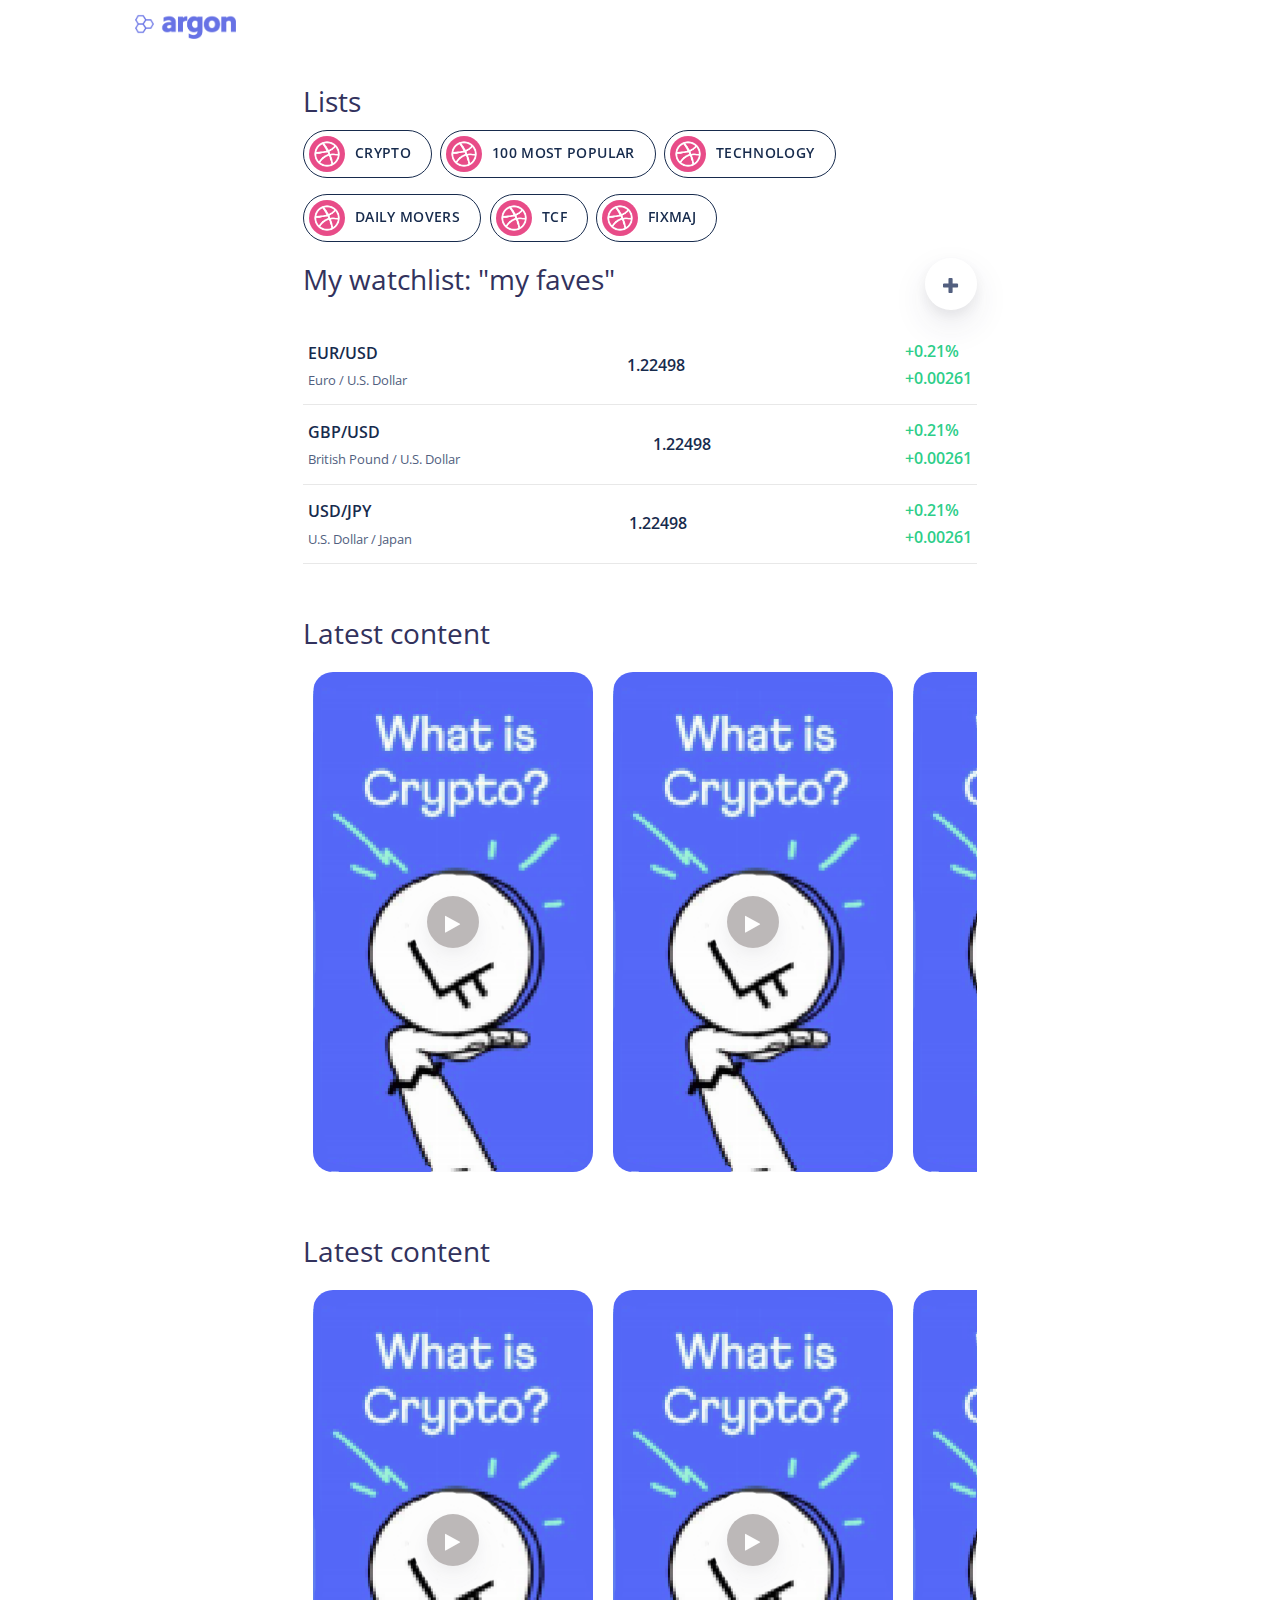
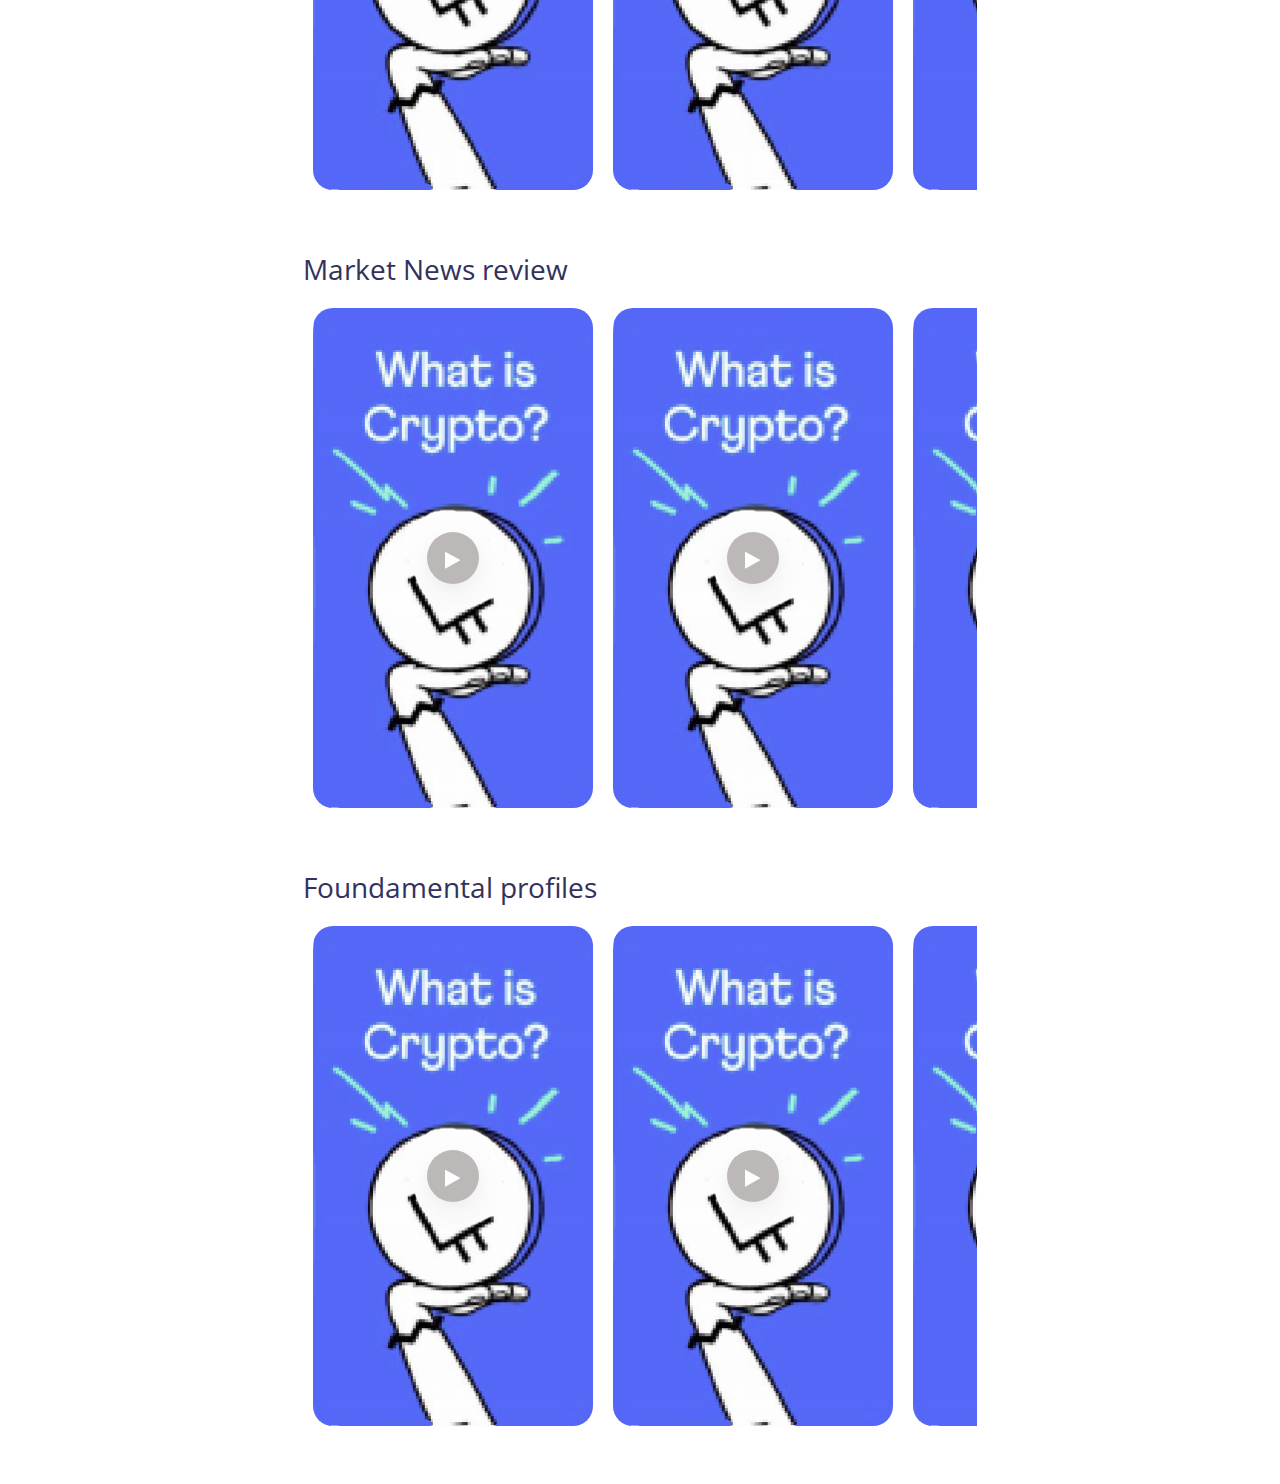
<file: index.html>
<!-- Sign up -->
<!DOCTYPE html>
<html lang="en">

<head>
  <meta charset="utf-8" />
  <meta name="viewport" content="width=device-width, initial-scale=1, shrink-to-fit=no">
  <link rel="apple-touch-icon" sizes="76x76" href="./assets/img/apple-icon.png">
  <link rel="icon" type="image/png" href="./assets/img/favicon.png">
  <title>
    List
  </title>
  <!--     Fonts and icons     -->
  <link href="https://fonts.googleapis.com/css?family=Open+Sans:300,400,600,700" rel="stylesheet">
  <link href="https://use.fontawesome.com/releases/v5.0.6/css/all.css" rel="stylesheet">
  <!-- Nucleo Icons -->
  <link href="./assets/css/nucleo-icons.css" rel="stylesheet" />
  <link href="./assets/css/nucleo-svg.css" rel="stylesheet" />
  <!-- Font Awesome Icons -->
  <link href="./assets/css/font-awesome.css" rel="stylesheet" />
  <link href="./assets/css/nucleo-svg.css" rel="stylesheet" />
  <!-- CSS Files -->
  <link href="./assets/css/argon-design-system.css?v=1.0.3" rel="stylesheet" />
  <link href="./assets/css/custom.css" rel="stylesheet" />
</head>

<body class="list-page">
  <!-- Navbar -->
  <nav id="navbar-main" class="navbar navbar-main navbar-expand-lg navbar-white py-2">
    <div class="container">
      <a class="navbar-brand mr-lg-5" href="./home.html">
        <img src="./assets/img/brand/blue.png">
      </a>
    </div>
  </nav>
  <!-- End Navbar -->
  <section class="major-section">
    <div class="container">
      <div class="col-lg-8 col-md-10 col-12 mx-auto my-5">
        <div class="row flex-column">
          <h3>Lists</h3>
          <div class="d-flex flex-wrap">
            <button type="button" class="btn btn-outline-default btn-round btn-tag mb-3">
              <img src="./assets/img/dribbble.png" class="btn-tag-image">Crypto
            </button>
            <button type="button" class="btn btn-outline-default btn-round btn-tag mb-3">
              <img src="./assets/img/dribbble.png" class="btn-tag-image">100 Most Popular
            </button>
            <button type="button" class="btn btn-outline-default btn-round btn-tag mb-3">
              <img src="./assets/img/dribbble.png" class="btn-tag-image">Technology
            </button>
            <button type="button" class="btn btn-outline-default btn-round btn-tag mb-3">
              <img src="./assets/img/dribbble.png" class="btn-tag-image">Daily Movers
            </button>
            <button type="button" class="btn btn-outline-default btn-round btn-tag mb-3">
              <img src="./assets/img/dribbble.png" class="btn-tag-image">TCF
            </button>
            <button type="button" class="btn btn-outline-default btn-round btn-tag mb-3">
              <img src="./assets/img/dribbble.png" class="btn-tag-image">FixMaj
            </button>
          </div>
        </div>
        <div class="row flex-column">
          <div class="d-flex justify-content-between mb-3">
            <h3>My watchlist: "my faves"</h3>
            <button type="button" class="btn-icon-only rounded-circle btn btn-lg shadow">
              <span class="btn-inner--icon"><i class="fa fa-plus"></i></span>
            </button>
          </div>
          <div class="major-list">
            <div>
              <p class="text-default mb-0 font-weight-bold">EUR/USD</p>
              <small>Euro / U.S. Dollar</small>
            </div>
            <p class="mb-0 font-weight-bold text-default">1.22498</p>
            <div>
              <p class="mb-0 font-weight-bold text-success">+0.21%</p>
              <p class="mb-0 font-weight-bold text-success">+0.00261</p>
            </div>
          </div>
          <div class="major-list">
            <div>
              <p class="text-default mb-0 font-weight-bold">GBP/USD</p>
              <small>British Pound / U.S. Dollar</small>
            </div>
            <p class="mb-0 font-weight-bold text-default">1.22498</p>
            <div>
              <p class="mb-0 font-weight-bold text-success">+0.21%</p>
              <p class="mb-0 font-weight-bold text-success">+0.00261</p>
            </div>
          </div>
          <div class="major-list">
            <div>
              <p class="text-default mb-0 font-weight-bold">USD/JPY</p>
              <small>U.S. Dollar / Japan</small>
            </div>
            <p class="mb-0 font-weight-bold text-default">1.22498</p>
            <div>
              <p class="mb-0 font-weight-bold text-success">+0.21%</p>
              <p class="mb-0 font-weight-bold text-success">+0.00261</p>
            </div>
          </div>
        </div>
        <div class="row flex-column mt-5" style="overflow-x: auto;">
          <h3>Latest content</h3>
          <div class="d-flex content-videos">
            <div class="content-video" style="background: url(./assets/img/crypto.png); background-size: cover;">
              <button type="button" class="btn-icon-only rounded-circle btn btn-lg shadow">
                <span class="btn-inner--icon"><i class="fa fa-play text-white"></i></span>
              </button>
            </div>
            <div class="content-video" style="background: url(./assets/img/crypto.png); background-size: cover;">
              <button type="button" class="btn-icon-only rounded-circle btn btn-lg shadow">
                <span class="btn-inner--icon"><i class="fa fa-play text-white"></i></span>
              </button>
            </div>
            <div class="content-video" style="background: url(./assets/img/crypto.png); background-size: cover;">
              <button type="button" class="btn-icon-only rounded-circle btn btn-lg shadow">
                <span class="btn-inner--icon"><i class="fa fa-play text-white"></i></span>
              </button>
            </div>
          </div>
        </div>
        <div class="row flex-column mt-5" style="overflow-x: auto;">
          <h3>Latest content</h3>
          <div class="d-flex content-videos">
            <div class="content-video" style="background: url(./assets/img/crypto.png); background-size: cover;">
              <button type="button" class="btn-icon-only rounded-circle btn btn-lg shadow">
                <span class="btn-inner--icon"><i class="fa fa-play text-white"></i></span>
              </button>
            </div>
            <div class="content-video" style="background: url(./assets/img/crypto.png); background-size: cover;">
              <button type="button" class="btn-icon-only rounded-circle btn btn-lg shadow">
                <span class="btn-inner--icon"><i class="fa fa-play text-white"></i></span>
              </button>
            </div>
            <div class="content-video" style="background: url(./assets/img/crypto.png); background-size: cover;">
              <button type="button" class="btn-icon-only rounded-circle btn btn-lg shadow">
                <span class="btn-inner--icon"><i class="fa fa-play text-white"></i></span>
              </button>
            </div>
          </div>
        </div>
        <div class="row flex-column mt-5" style="overflow-x: auto;">
          <h3>Market News review</h3>
          <div class="d-flex content-videos">
            <div class="content-video" style="background: url(./assets/img/crypto.png); background-size: cover;">
              <button type="button" class="btn-icon-only rounded-circle btn btn-lg shadow">
                <span class="btn-inner--icon"><i class="fa fa-play text-white"></i></span>
              </button>
            </div>
            <div class="content-video" style="background: url(./assets/img/crypto.png); background-size: cover;">
              <button type="button" class="btn-icon-only rounded-circle btn btn-lg shadow">
                <span class="btn-inner--icon"><i class="fa fa-play text-white"></i></span>
              </button>
            </div>
            <div class="content-video" style="background: url(./assets/img/crypto.png); background-size: cover;">
              <button type="button" class="btn-icon-only rounded-circle btn btn-lg shadow">
                <span class="btn-inner--icon"><i class="fa fa-play text-white"></i></span>
              </button>
            </div>
          </div>
        </div>
        <div class="row flex-column mt-5" style="overflow-x: auto;">
          <h3>Foundamental profiles</h3>
          <div class="d-flex content-videos">
            <div class="content-video" style="background: url(./assets/img/crypto.png); background-size: cover;">
              <button type="button" class="btn-icon-only rounded-circle btn btn-lg shadow">
                <span class="btn-inner--icon"><i class="fa fa-play text-white"></i></span>
              </button>
            </div>
            <div class="content-video" style="background: url(./assets/img/crypto.png); background-size: cover;">
              <button type="button" class="btn-icon-only rounded-circle btn btn-lg shadow">
                <span class="btn-inner--icon"><i class="fa fa-play text-white"></i></span>
              </button>
            </div>
            <div class="content-video" style="background: url(./assets/img/crypto.png); background-size: cover;">
              <button type="button" class="btn-icon-only rounded-circle btn btn-lg shadow">
                <span class="btn-inner--icon"><i class="fa fa-play text-white"></i></span>
              </button>
            </div>
          </div>
        </div>
      </div>
    </div>
  </section>
  <!--   Core JS Files   -->
  <script src="./assets/js/core/jquery.min.js" type="text/javascript"></script>
  <script src="./assets/js/core/popper.min.js" type="text/javascript"></script>
  <script src="./assets/js/core/bootstrap.min.js" type="text/javascript"></script>
  <script src="./assets/js/plugins/perfect-scrollbar.jquery.min.js"></script>
  <!--   Custom JS   -->
  <script src="./assets/js/custom.js"></script>
</body>

</html>
</file>
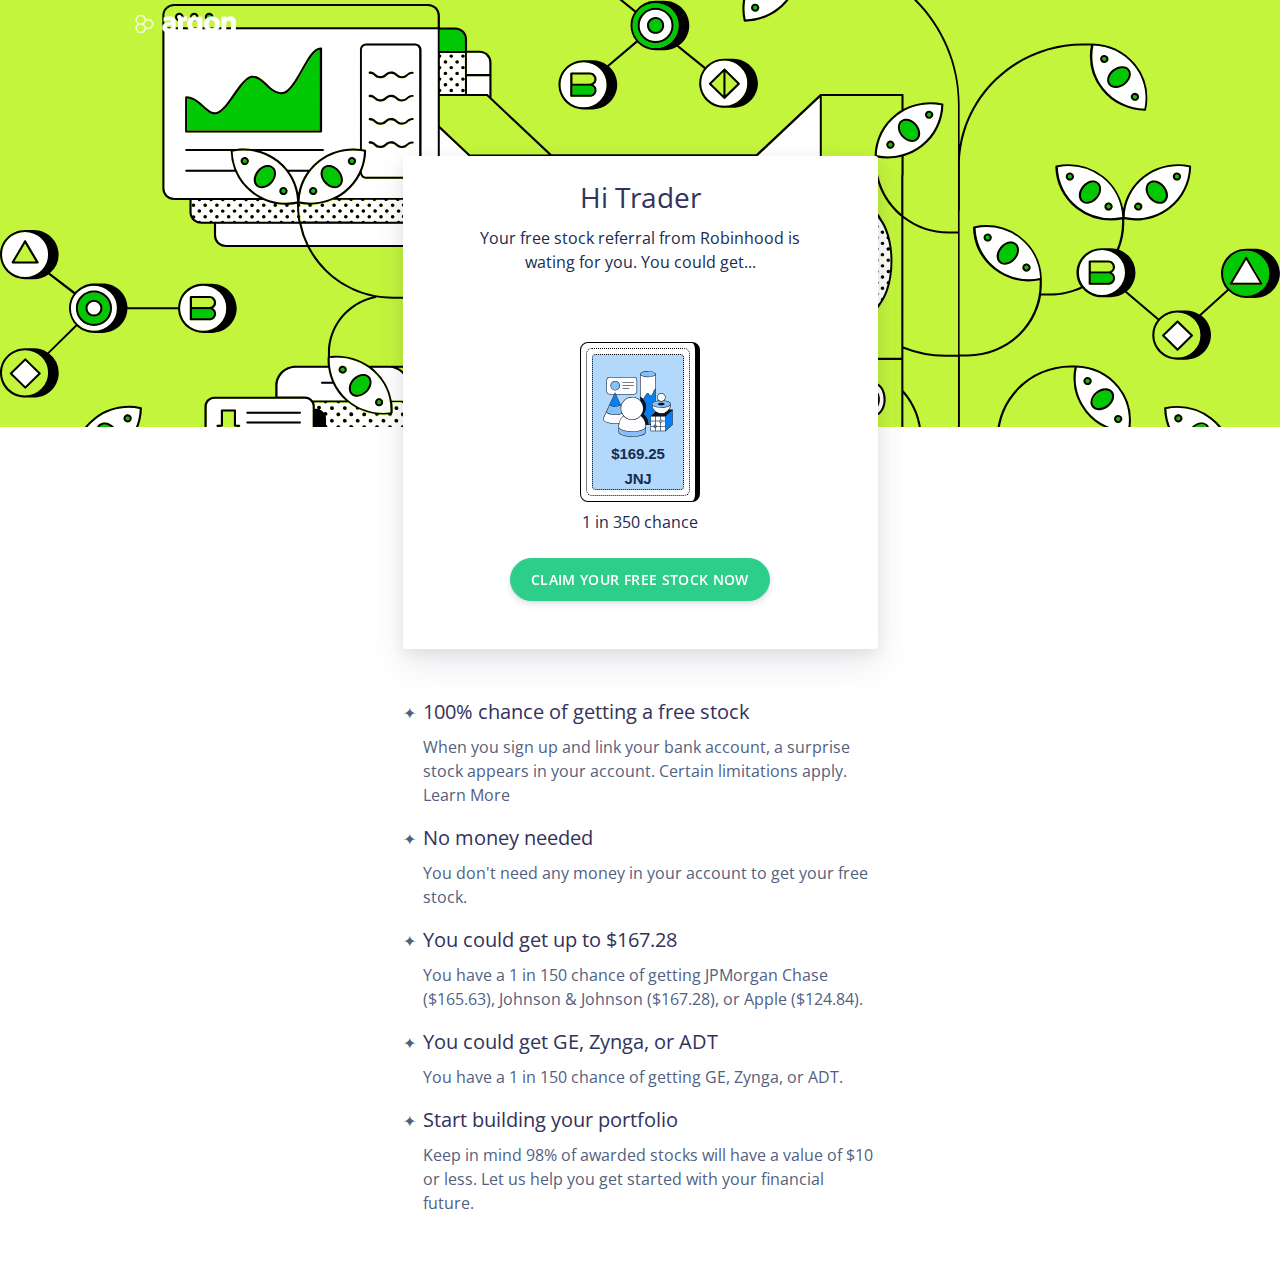
<file: claim.html>
<!-- Sign up -->
<!DOCTYPE html>
<html lang="en">

<head>
  <meta charset="utf-8" />
  <meta name="viewport" content="width=device-width, initial-scale=1, shrink-to-fit=no">
  <link rel="apple-touch-icon" sizes="76x76" href="./assets/img/apple-icon.png">
  <link rel="icon" type="image/png" href="./assets/img/favicon.png">
  <title>
    Claim now
  </title>
  <!--     Fonts and icons     -->
  <link href="https://fonts.googleapis.com/css?family=Open+Sans:300,400,600,700" rel="stylesheet">
  <link href="https://use.fontawesome.com/releases/v5.0.6/css/all.css" rel="stylesheet">
  <!-- Nucleo Icons -->
  <link href="./assets/css/nucleo-icons.css" rel="stylesheet" />
  <link href="./assets/css/nucleo-svg.css" rel="stylesheet" />
  <!-- Font Awesome Icons -->
  <link href="./assets/css/font-awesome.css" rel="stylesheet" />
  <link href="./assets/css/nucleo-svg.css" rel="stylesheet" />
  <!-- CSS Files -->
  <link href="./assets/css/argon-design-system.css?v=1.0.3" rel="stylesheet" />
  <link href="./assets/css/custom.css" rel="stylesheet" />
</head>

<body class="claim-page">
  <!-- Navbar -->
  <nav id="navbar-main" class="navbar navbar-main navbar-expand-lg navbar-white py-2">
    <div class="container">
      <a class="navbar-brand mr-lg-5" href="./home.html">
        <img src="./assets/img/brand/white.png">
      </a>
    </div>
  </nav>
  <!-- End Navbar -->
  <div class="section-shaped my-0 skew-separator skew-mini">
    <div class="page-header page-header-small header-filter">
      <div class="page-header-image" style="background-image: url('./assets/img/background.svg');">
      </div>
    </div>
  </div>
  <section class="claim-section">
    <div class="container">
      <div class="col-lg-6 col-md-8 col-12 mx-auto">
        <div class="card shadow border-0">
          <div class="card-header bg-white pb-1 border-0">
            <div class="text-muted text-center mb-3 px-lg-5">
              <h3>Hi Trader</h3>
              <span class="text-default">Your free stock referral from Robinhood is wating for you. You could get...</span>
            </div>
          </div>
          <div class="card-body px-lg-5 py-lg-5 text-center">
            <div class="claim-fund mx-auto">
              <div>
                <div>
                  <img src="./assets/img/blue-card.svg" class="mb-1"/>
                  <span class="text-default">$169.25</span>
                  <span class="text-default">JNJ</span>
                </div>
              </div>
            </div>
            <div class="text-center my-2">
              <span class="text-default">1 in 350 chance</span>
            </div>
            <div class="text-center mt-4">
              <button type="button" class="btn btn-success btn-round">Claim your free stock now</button>
            </div>
          </div>
        </div>
        <div class="my-5">
          <div class="claim-list">
            <h5>100% chance of getting a free stock</h5>
            <span>When you sign up and link your bank account, a surprise stock appears in your account. Certain limitations apply. Learn More</span>
          </div>
          <div class="claim-list">
            <h5>No money needed</h5>
            <span>You don't need any money in your account to get your free stock.</span>
          </div>
          <div class="claim-list">
            <h5>You could get up to $167.28</h5>
            <span>You have a 1 in 150 chance of getting JPMorgan Chase ($165.63), Johnson & Johnson ($167.28), or Apple ($124.84).</span>
          </div>
          <div class="claim-list">
            <h5>You could get GE, Zynga, or ADT</h5>
            <span>You have a 1 in 150 chance of getting GE, Zynga, or ADT.</span>
          </div>
          <div class="claim-list">
            <h5>Start building your portfolio</h5>
            <span>Keep in mind 98% of awarded stocks will have a value of $10 or less. Let us help you get started with your financial future.</span>
          </div>
        </div>
      </div>
    </div>
  </section>
  <!--   Core JS Files   -->
  <script src="./assets/js/core/jquery.min.js" type="text/javascript"></script>
  <script src="./assets/js/core/popper.min.js" type="text/javascript"></script>
  <script src="./assets/js/core/bootstrap.min.js" type="text/javascript"></script>
  <script src="./assets/js/plugins/perfect-scrollbar.jquery.min.js"></script>
  <!--   Custom JS   -->
  <script src="./assets/js/custom.js"></script>
</body>

</html>
</file>
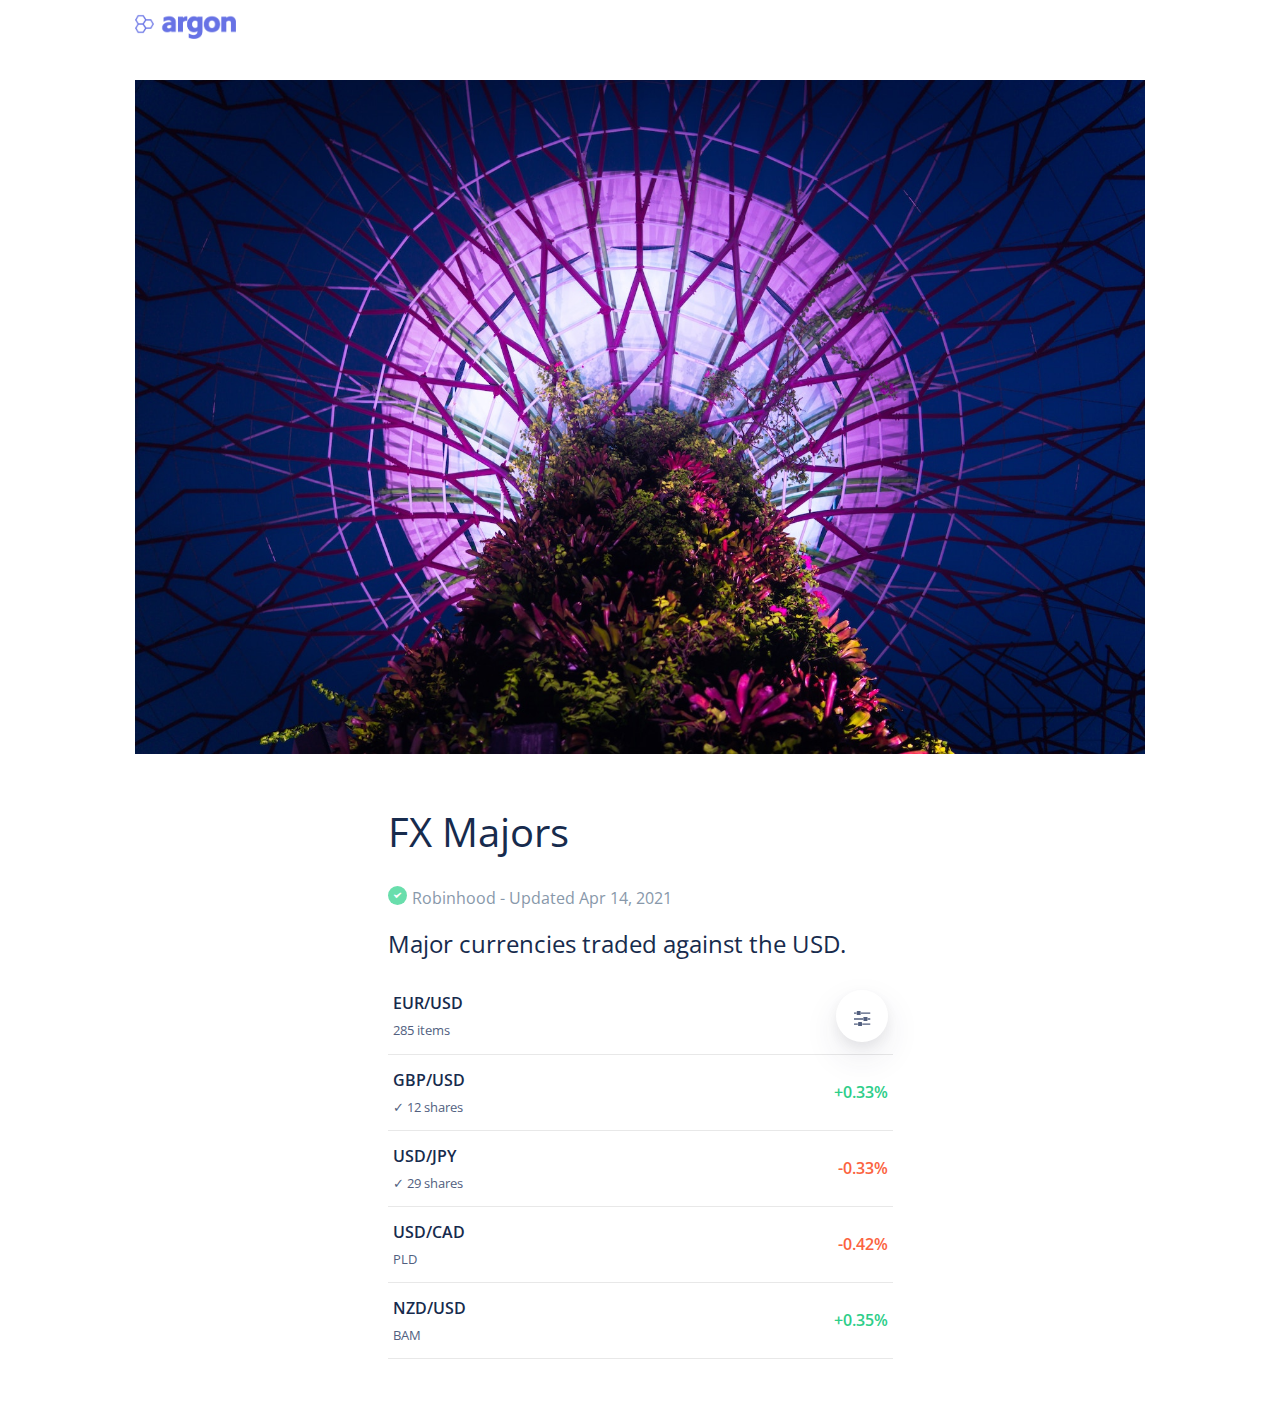
<file: major.html>
<!-- Sign up -->
<!DOCTYPE html>
<html lang="en">

<head>
  <meta charset="utf-8" />
  <meta name="viewport" content="width=device-width, initial-scale=1, shrink-to-fit=no">
  <link rel="apple-touch-icon" sizes="76x76" href="./assets/img/apple-icon.png">
  <link rel="icon" type="image/png" href="./assets/img/favicon.png">
  <title>
    Major
  </title>
  <!--     Fonts and icons     -->
  <link href="https://fonts.googleapis.com/css?family=Open+Sans:300,400,600,700" rel="stylesheet">
  <link href="https://use.fontawesome.com/releases/v5.0.6/css/all.css" rel="stylesheet">
  <!-- Nucleo Icons -->
  <link href="./assets/css/nucleo-icons.css" rel="stylesheet" />
  <link href="./assets/css/nucleo-svg.css" rel="stylesheet" />
  <!-- Font Awesome Icons -->
  <link href="./assets/css/font-awesome.css" rel="stylesheet" />
  <link href="./assets/css/nucleo-svg.css" rel="stylesheet" />
  <!-- CSS Files -->
  <link href="./assets/css/argon-design-system.css?v=1.0.3" rel="stylesheet" />
  <link href="./assets/css/custom.css" rel="stylesheet" />
</head>

<body class="major-page">
  <!-- Navbar -->
  <nav id="navbar-main" class="navbar navbar-main navbar-expand-lg navbar-white py-2">
    <div class="container">
      <a class="navbar-brand mr-lg-5" href="./home.html">
        <img src="./assets/img/brand/blue.png">
      </a>
    </div>
  </nav>
  <!-- End Navbar -->
  <section class="major-section">
    <div class="container">
      <div class="row">
        <div class="col-lg-12 col-12 mx-auto">
          <img src="./assets/img/theme/kit-suman.jpg" class="major-background" />
        </div>
      </div>
      <div class="col-lg-6 col-md-8 col-12 mx-auto my-5">
        <div class="row flex-column">
          <h1 class="text-default mb-4">FX Majors</h1>
          <span class="text-gray major-success mb-3">Robinhood - Updated Apr 14, 2021</span>
          <h4 class="text-default mb-3">Major currencies traded against the USD.</h4>
        </div>
        <div class="row flex-column">
          <div class="major-list">
            <div>
              <p class="text-default mb-0 font-weight-bold">EUR/USD</p>
              <small>285 items</small>
            </div>
            <button type="button" class="btn-icon-only rounded-circle btn btn-lg shadow">
              <span class="btn-inner--icon"><i class="fa fa-sliders-h"></i></span>
            </button>
          </div>
          <div class="major-list">
            <div>
              <p class="text-default mb-0 font-weight-bold">GBP/USD</p>
              <small>✓ 12 shares</small>
            </div>
            <p class="mb-0 font-weight-bold text-success">+0.33%</p>
          </div>
          <div class="major-list">
            <div>
              <p class="text-default mb-0 font-weight-bold">USD/JPY</p>
              <small>✓ 29 shares</small>
            </div>
            <p class="mb-0 font-weight-bold text-warning">-0.33%</p>
          </div>
          <div class="major-list">
            <div>
              <p class="text-default mb-0 font-weight-bold">USD/CAD</p>
              <small>PLD</small>
            </div>
            <p class="mb-0 font-weight-bold text-warning">-0.42%</p>
          </div>
          <div class="major-list">
            <div>
              <p class="text-default mb-0 font-weight-bold">NZD/USD</p>
              <small>BAM</small>
            </div>
            <p class="mb-0 font-weight-bold text-success">+0.35%</p>
          </div>
        </div>
      </div>
    </div>
  </section>
  <!--   Core JS Files   -->
  <script src="./assets/js/core/jquery.min.js" type="text/javascript"></script>
  <script src="./assets/js/core/popper.min.js" type="text/javascript"></script>
  <script src="./assets/js/core/bootstrap.min.js" type="text/javascript"></script>
  <script src="./assets/js/plugins/perfect-scrollbar.jquery.min.js"></script>
  <!--   Custom JS   -->
  <script src="./assets/js/custom.js"></script>
</body>

</html>
</file>
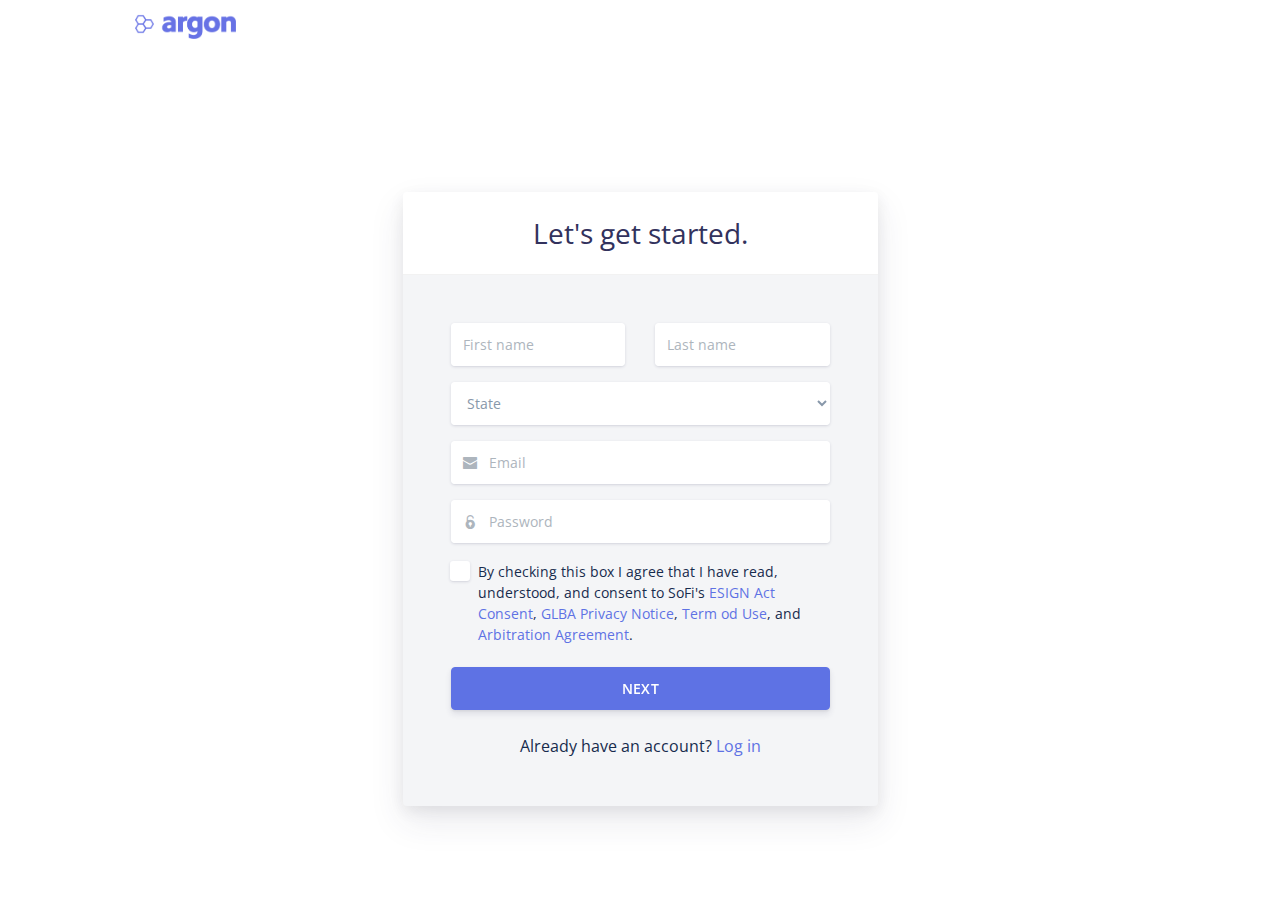
<file: signup.html>
<!-- Sign up -->
<!DOCTYPE html>
<html lang="en">

<head>
  <meta charset="utf-8" />
  <meta name="viewport" content="width=device-width, initial-scale=1, shrink-to-fit=no">
  <link rel="apple-touch-icon" sizes="76x76" href="./assets/img/apple-icon.png">
  <link rel="icon" type="image/png" href="./assets/img/favicon.png">
  <title>
    Sign up
  </title>
  <!--     Fonts and icons     -->
  <link href="https://fonts.googleapis.com/css?family=Open+Sans:300,400,600,700" rel="stylesheet">
  <link href="https://use.fontawesome.com/releases/v5.0.6/css/all.css" rel="stylesheet">
  <!-- Nucleo Icons -->
  <link href="./assets/css/nucleo-icons.css" rel="stylesheet" />
  <link href="./assets/css/nucleo-svg.css" rel="stylesheet" />
  <!-- Font Awesome Icons -->
  <link href="./assets/css/font-awesome.css" rel="stylesheet" />
  <link href="./assets/css/nucleo-svg.css" rel="stylesheet" />
  <!-- CSS Files -->
  <link href="./assets/css/argon-design-system.css?v=1.0.3" rel="stylesheet" />
  <link href="./assets/css/custom.css" rel="stylesheet" />
</head>

<body class="login-page">
  <!-- Navbar -->
  <nav id="navbar-main" class="navbar navbar-main navbar-expand-lg navbar-white py-2">
    <div class="container">
      <a class="navbar-brand mr-lg-5" href="./home.html">
        <img src="./assets/img/brand/blue.png">
      </a>
    </div>
  </nav>
  <!-- End Navbar -->
  <section class="login-section">
    <div class="container">
      <div class="col-lg-6 col-md-8 mx-auto">
        <div class="card bg-secondary shadow border-0">
          <div class="card-header bg-white pb-1">
            <div class="text-muted text-center mb-3">
              <h3>Let's get started.</h3>
            </div>
          </div>
          <div class="card-body px-lg-5 py-lg-5">
            <form role="form">
              <div class="row d-flex">
                <div class="form-group mb-3 col-lg-6 col-sm-12">
                  <div class="input-group input-group-alternative">
                    <input class="form-control" placeholder="First name" type="text" required>
                  </div>
                </div>
                <div class="form-group mb-3 col-lg-6 col-sm-12">
                  <div class="input-group input-group-alternative">
                    <input class="form-control" placeholder="Last name" type="text" required>
                  </div>
                </div>
                <!-- <div class="form-group has-success">
                  <input type="text" placeholder="Success" class="form-control is-valid" />
                </div>
                <div class="form-group has-danger">
                  <input type="email" placeholder="Error Input" class="form-control is-invalid" />
                </div> -->
              </div>
              <div class="form-group mb-3">
                <div class="input-group input-group-alternative">
                  <select class="form-control" data-trigger name="choices-single-default" id="choices-single-default" required>
                    <option disabled selected>State</option>
                    <option value="Cayo">Cayo</option>
                    <option value="Toledo">Toledo</option>
                    <option value="Corozal">Corozal</option>
                    <option value="Orange Walk">Orange Walk</option>
                    <option value="Stann Creek">Stann Creek</option>
                    <option value="Belize">Belize</option>
                  </select>
                </div>
              </div>
              <div class="form-group mb-3">
                <div class="input-group input-group-alternative">
                  <div class="input-group-prepend">
                    <span class="input-group-text"><i class="ni ni-email-83"></i></span>
                  </div>
                  <input class="form-control" placeholder="Email" type="email" required>
                </div>
              </div>
              <div class="form-group">
                <div class="input-group input-group-alternative">
                  <div class="input-group-prepend">
                    <span class="input-group-text"><i class="ni ni-lock-circle-open"></i></span>
                  </div>
                  <input class="form-control" placeholder="Password" type="password" required>
                </div>
                <small class="d-none">At least 8 characters</small>
              </div>
              <div class="custom-control custom-control-alternative custom-checkbox">
                <input class="custom-control-input" id=" customCheckLogin2" type="checkbox">
                <label class="custom-control-label" for=" customCheckLogin2">
                  <span class="text-default">
                    By checking this box I agree that I have read, understood, and consent to SoFi's 
                    <a href="./consent.html" target="_blank">ESIGN Act Consent</a>, 
                    <a href="./privacy.html" target="_blank">GLBA Privacy Notice</a>, 
                    <a href="./term.html" target="_blank">Term od Use</a>, and 
                    <a href="./arbitration.html" target="_blank">Arbitration Agreement</a>.
                  </span>
                </label>
              </div>
              <div class="text-center">
                <button type="submit" class="btn btn-primary my-4 w-100">Next</button>
              </div>
              <div class="text-center">
                <span class="text-default">
                  Already have an account? <a href="./login.html">Log in</a>
                </span>
              </div>
            </form>
          </div>
        </div>
      </div>
    </div>
  </section>
  <!--   Core JS Files   -->
  <script src="./assets/js/core/jquery.min.js" type="text/javascript"></script>
  <script src="./assets/js/core/popper.min.js" type="text/javascript"></script>
  <script src="./assets/js/core/bootstrap.min.js" type="text/javascript"></script>
  <script src="./assets/js/plugins/perfect-scrollbar.jquery.min.js"></script>
  <!--   Custom JS   -->
  <script src="./assets/js/custom.js"></script>
</body>

</html>
</file>
<file: assets/css/nucleo-icons.css>
/*--------------------------------

hermes-dashboard-icons Web Font - built using nucleoapp.com
License - nucleoapp.com/license/

-------------------------------- */
@font-face {
  font-family: 'NucleoIcons';
  src: url('../fonts/nucleo-icons.eot');
  src: url('../fonts/nucleo-icons.eot') format('embedded-opentype'), url('../fonts/nucleo-icons.woff2') format('woff2'), url('../fonts/nucleo-icons.woff') format('woff'), url('../fonts/nucleo-icons.ttf') format('truetype'), url('../fonts/nucleo-icons.svg') format('svg');
  font-weight: normal;
  font-style: normal;
}

/*------------------------
    base class definition
-------------------------*/
.ni {
  display: inline-block;
  font: normal normal normal 14px/1 NucleoIcons;
  font-size: inherit;
  text-rendering: auto;
  -webkit-font-smoothing: antialiased;
  -moz-osx-font-smoothing: grayscale;
}

/*------------------------
  change icon size
-------------------------*/
.ni-lg {
  font-size: 1.33333333em;
  line-height: 0.75em;
  vertical-align: -15%;
}

.ni-2x {
  font-size: 2em;
}

.ni-3x {
  font-size: 3em;
}

.ni-4x {
  font-size: 4em;
}

.ni-5x {
  font-size: 5em;
}

/*----------------------------------
  add a square/circle background
-----------------------------------*/
.ni.square,
.ni.circle {
  padding: 0.33333333em;
  vertical-align: -16%;
  background-color: #eee;
}

.ni.circle {
  border-radius: 50%;
}

/*------------------------
  list icons
-------------------------*/
.ni-ul {
  padding-left: 0;
  margin-left: 2.14285714em;
  list-style-type: none;
}

.ni-ul>li {
  position: relative;
}

.ni-ul>li>.ni {
  position: absolute;
  left: -1.57142857em;
  top: 0.14285714em;
  text-align: center;
}

.ni-ul>li>.ni.lg {
  top: 0;
  left: -1.35714286em;
}

.ni-ul>li>.ni.circle,
.ni-ul>li>.ni.square {
  top: -0.19047619em;
  left: -1.9047619em;
}

/*------------------------
  spinning icons
-------------------------*/
.ni.spin {
  -webkit-animation: nc-spin 2s infinite linear;
  -moz-animation: nc-spin 2s infinite linear;
  animation: nc-spin 2s infinite linear;
}

@-webkit-keyframes nc-spin {
  0% {
    -webkit-transform: rotate(0deg);
  }

  100% {
    -webkit-transform: rotate(360deg);
  }
}

@-moz-keyframes nc-spin {
  0% {
    -moz-transform: rotate(0deg);
  }

  100% {
    -moz-transform: rotate(360deg);
  }
}

@keyframes nc-spin {
  0% {
    -webkit-transform: rotate(0deg);
    -moz-transform: rotate(0deg);
    -ms-transform: rotate(0deg);
    -o-transform: rotate(0deg);
    transform: rotate(0deg);
  }

  100% {
    -webkit-transform: rotate(360deg);
    -moz-transform: rotate(360deg);
    -ms-transform: rotate(360deg);
    -o-transform: rotate(360deg);
    transform: rotate(360deg);
  }
}

/*------------------------
  rotated/flipped icons
-------------------------*/
.ni.rotate-90 {
  filter: progid:DXImageTransform.Microsoft.BasicImage(rotation=1);
  -webkit-transform: rotate(90deg);
  -moz-transform: rotate(90deg);
  -ms-transform: rotate(90deg);
  -o-transform: rotate(90deg);
  transform: rotate(90deg);
}

.ni.rotate-180 {
  filter: progid:DXImageTransform.Microsoft.BasicImage(rotation=2);
  -webkit-transform: rotate(180deg);
  -moz-transform: rotate(180deg);
  -ms-transform: rotate(180deg);
  -o-transform: rotate(180deg);
  transform: rotate(180deg);
}

.ni.rotate-270 {
  filter: progid:DXImageTransform.Microsoft.BasicImage(rotation=3);
  -webkit-transform: rotate(270deg);
  -moz-transform: rotate(270deg);
  -ms-transform: rotate(270deg);
  -o-transform: rotate(270deg);
  transform: rotate(270deg);
}

.ni.flip-y {
  filter: progid:DXImageTransform.Microsoft.BasicImage(rotation=0);
  -webkit-transform: scale(-1, 1);
  -moz-transform: scale(-1, 1);
  -ms-transform: scale(-1, 1);
  -o-transform: scale(-1, 1);
  transform: scale(-1, 1);
}

.ni.flip-x {
  filter: progid:DXImageTransform.Microsoft.BasicImage(rotation=2);
  -webkit-transform: scale(1, -1);
  -moz-transform: scale(1, -1);
  -ms-transform: scale(1, -1);
  -o-transform: scale(1, -1);
  transform: scale(1, -1);
}

/*------------------------
    font icons
-------------------------*/

.ni-active-40::before {
  content: "\ea02";
}

.ni-air-baloon::before {
  content: "\ea03";
}

.ni-album-2::before {
  content: "\ea04";
}

.ni-align-center::before {
  content: "\ea05";
}

.ni-align-left-2::before {
  content: "\ea06";
}

.ni-ambulance::before {
  content: "\ea07";
}

.ni-app::before {
  content: "\ea08";
}

.ni-archive-2::before {
  content: "\ea09";
}

.ni-atom::before {
  content: "\ea0a";
}

.ni-badge::before {
  content: "\ea0b";
}

.ni-bag-17::before {
  content: "\ea0c";
}

.ni-basket::before {
  content: "\ea0d";
}

.ni-bell-55::before {
  content: "\ea0e";
}

.ni-bold-down::before {
  content: "\ea0f";
}

.ni-bold-left::before {
  content: "\ea10";
}

.ni-bold-right::before {
  content: "\ea11";
}

.ni-bold-up::before {
  content: "\ea12";
}

.ni-bold::before {
  content: "\ea13";
}

.ni-book-bookmark::before {
  content: "\ea14";
}

.ni-books::before {
  content: "\ea15";
}

.ni-box-2::before {
  content: "\ea16";
}

.ni-briefcase-24::before {
  content: "\ea17";
}

.ni-building::before {
  content: "\ea18";
}

.ni-bulb-61::before {
  content: "\ea19";
}

.ni-bullet-list-67::before {
  content: "\ea1a";
}

.ni-bus-front-12::before {
  content: "\ea1b";
}

.ni-button-pause::before {
  content: "\ea1c";
}

.ni-button-play::before {
  content: "\ea1d";
}

.ni-button-power::before {
  content: "\ea1e";
}

.ni-calendar-grid-58::before {
  content: "\ea1f";
}

.ni-camera-compact::before {
  content: "\ea20";
}

.ni-caps-small::before {
  content: "\ea21";
}

.ni-cart::before {
  content: "\ea22";
}

.ni-chart-bar-32::before {
  content: "\ea23";
}

.ni-chart-pie-35::before {
  content: "\ea24";
}

.ni-chat-round::before {
  content: "\ea25";
}

.ni-check-bold::before {
  content: "\ea26";
}

.ni-circle-08::before {
  content: "\ea27";
}

.ni-cloud-download-95::before {
  content: "\ea28";
}

.ni-cloud-upload-96::before {
  content: "\ea29";
}

.ni-compass-04::before {
  content: "\ea2a";
}

.ni-controller::before {
  content: "\ea2b";
}

.ni-credit-card::before {
  content: "\ea2c";
}

.ni-curved-next::before {
  content: "\ea2d";
}

.ni-delivery-fast::before {
  content: "\ea2e";
}

.ni-diamond::before {
  content: "\ea2f";
}

.ni-email-83::before {
  content: "\ea30";
}

.ni-fat-add::before {
  content: "\ea31";
}

.ni-fat-delete::before {
  content: "\ea32";
}

.ni-fat-remove::before {
  content: "\ea33";
}

.ni-favourite-28::before {
  content: "\ea34";
}

.ni-folder-17::before {
  content: "\ea35";
}

.ni-glasses-2::before {
  content: "\ea36";
}

.ni-hat-3::before {
  content: "\ea37";
}

.ni-headphones::before {
  content: "\ea38";
}

.ni-html5::before {
  content: "\ea39";
}

.ni-istanbul::before {
  content: "\ea3a";
}

.ni-key-25::before {
  content: "\ea3b";
}

.ni-laptop::before {
  content: "\ea3c";
}

.ni-like-2::before {
  content: "\ea3d";
}

.ni-lock-circle-open::before {
  content: "\ea3e";
}

.ni-map-big::before {
  content: "\ea3f";
}

.ni-mobile-button::before {
  content: "\ea40";
}

.ni-money-coins::before {
  content: "\ea41";
}

.ni-note-03::before {
  content: "\ea42";
}

.ni-notification-70::before {
  content: "\ea43";
}

.ni-palette::before {
  content: "\ea44";
}

.ni-paper-diploma::before {
  content: "\ea45";
}

.ni-pin-3::before {
  content: "\ea46";
}

.ni-planet::before {
  content: "\ea47";
}

.ni-ruler-pencil::before {
  content: "\ea48";
}

.ni-satisfied::before {
  content: "\ea49";
}

.ni-scissors::before {
  content: "\ea4a";
}

.ni-send::before {
  content: "\ea4b";
}

.ni-settings-gear-65::before {
  content: "\ea4c";
}

.ni-settings::before {
  content: "\ea4d";
}

.ni-single-02::before {
  content: "\ea4e";
}

.ni-single-copy-04::before {
  content: "\ea4f";
}

.ni-sound-wave::before {
  content: "\ea50";
}

.ni-spaceship::before {
  content: "\ea51";
}

.ni-square-pin::before {
  content: "\ea52";
}

.ni-support-16::before {
  content: "\ea53";
}

.ni-tablet-button::before {
  content: "\ea54";
}

.ni-tag::before {
  content: "\ea55";
}

.ni-tie-bow::before {
  content: "\ea56";
}

.ni-time-alarm::before {
  content: "\ea57";
}

.ni-trophy::before {
  content: "\ea58";
}

.ni-tv-2::before {
  content: "\ea59";
}

.ni-umbrella-13::before {
  content: "\ea5a";
}

.ni-user-run::before {
  content: "\ea5b";
}

.ni-vector::before {
  content: "\ea5c";
}

.ni-watch-time::before {
  content: "\ea5d";
}

.ni-world::before {
  content: "\ea5e";
}

.ni-zoom-split-in::before {
  content: "\ea5f";
}

.ni-collection::before {
  content: "\ea60";
}

.ni-image::before {
  content: "\ea61";
}

.ni-shop::before {
  content: "\ea62";
}

.ni-ungroup::before {
  content: "\ea63";
}

.ni-world-2::before {
  content: "\ea64";
}

.ni-ui-04::before {
  content: "\ea65";
}


/* all icon font classes list here */
</file>
<file: assets/css/nucleo-svg.css>
/* Generated using nucleoapp.com */
/* --------------------------------

Icon colors

-------------------------------- */

.icon {
  display: inline-block;
  /* icon primary color */
  color: #111111;
  height: 1em;
  width: 1em;
}

.icon use {
  /* icon secondary color - fill */
  fill: #7ea6f6;
}

.icon.icon-outline use {
  /* icon secondary color - stroke */
  stroke: #7ea6f6;
}

/* --------------------------------

Change icon size

-------------------------------- */

.icon-xs {
  height: 0.5em;
  width: 0.5em;
}

.icon-sm {
  height: 0.8em;
  width: 0.8em;
}

.icon-lg {
  height: 1.6em;
  width: 1.6em;
}

.icon-xl {
  height: 2em;
  width: 2em;
}

/* -------------------------------- 

Align icon and text 

-------------------------------- */

.icon-text-aligner {
  /* add this class to parent element that contains icon + text */
  display: flex;
  align-items: center;
}

.icon-text-aligner .icon {
  color: inherit;
  margin-right: 0.4em;
}

.icon-text-aligner .icon use {
  color: inherit;
  fill: currentColor;
}

.icon-text-aligner .icon.icon-outline use {
  stroke: currentColor;
}

/* -------------------------------- 

Icon reset values - used to enable color customizations

-------------------------------- */

.icon {
  fill: currentColor;
  stroke: none;
}

.icon.icon-outline {
  fill: none;
  stroke: currentColor;
}

.icon use {
  stroke: none;
}

.icon.icon-outline use {
  fill: none;
}

/* -------------------------------- 

Stroke effects - Nucleo outline icons

- 16px icons -> up to 1px stroke (16px outline icons do not support stroke changes)
- 24px, 32px icons -> up to 2px stroke
- 48px, 64px icons -> up to 4px stroke

-------------------------------- */

.icon-outline.icon-stroke-1 {
  stroke-width: 1px;
}

.icon-outline.icon-stroke-2 {
  stroke-width: 2px;
}

.icon-outline.icon-stroke-3 {
  stroke-width: 3px;
}

.icon-outline.icon-stroke-4 {
  stroke-width: 4px;
}

.icon-outline.icon-stroke-1 use,
.icon-outline.icon-stroke-3 use {
  -webkit-transform: translateX(0.5px) translateY(0.5px);
  -moz-transform: translateX(0.5px) translateY(0.5px);
  -ms-transform: translateX(0.5px) translateY(0.5px);
  -o-transform: translateX(0.5px) translateY(0.5px);
  transform: translateX(0.5px) translateY(0.5px);
}
</file>
<file: assets/css/custom.css>
/* Custom CSS */

.navbar-white {
  position: absolute;
  top: 0;
  width: 100%;
  z-index: 100;
  background-color: transparent !important;
  border: 0;
  box-shadow: none;
}

.login-section {
  margin-top: 12rem;
}

/* Claim page style */

.claim-section {
  margin-top: -24rem;
  z-index: 2;
  position: relative;
}

.page-header.header-filter:before {
  background-color: rgb(195,245,60);
  z-index: -1;
}

.skew-separator:after {
  content: "";
  position: absolute;
  width: 100%;
  height: 800px;
  -webkit-transform: skewY(0);
  transform: skewY(0);
  background: #fff;
  top: 88%;
  z-index: 1;
}

.claim-fund {
  background-color: rgb(255, 255, 255);
  border-color: rgb(0, 0, 0);
  border-radius: 8px;
  border-style: solid;
  border-width: 1px 5px 1px 1px;
  display: flex;
  height: 160px;
  transform-origin: left bottom;
  width: 120px;
  z-index: 100;
}
.claim-fund > div {
  background-color: rgb(255, 255, 255);
  border-color: rgb(0, 0, 0);
  border-radius: 6px;
  border-style: dotted;
  border-width: 1px;
  display: flex;
  margin: 5px;
  width: 100%;
}
.claim-fund > div > div {
  border-color: rgb(0, 0, 0);
  border-radius: 4px;
  border-style: dotted;
  border-width: 1px;
  margin: 5px;
  padding: 16px 10px;
  width: 100%;
  text-align: center;
  background-color: rgba(0, 127, 245, 0.3);
}
.claim-fund > div > div span {
  font-size: 15px;
  font-weight: 600;
  font-style: normal;
  line-height: 24px;
  letter-spacing: -0.1px;
  text-decoration: unset;
  font-family: sans-serif;
}

.claim-list::before {
  content: "✦";
  position: absolute;
  margin-left: -20px;
  margin-top: 4px;
}

.claim-list {
  padding-left: 20px;
  margin-bottom: 1rem;
}

/* Major */
.major-section {
  margin-top: 5rem;
}

.major-background {
  width: 100%;
}

.major-success {
  position: relative;
  padding-left: 24px;
}

.major-success::before {
  content: "\ea26";
  color: white;
  background-color: #69deac;
  width: 19px;
  height: 19px;
  line-height: 19px;
  text-align: center;
  font-family: 'NucleoIcons';
  display: inline-block;
  position: absolute;
  left: 0px;
  top: 0px;
  border-radius: 50%;
  font-size: 9px;
  opacity: 1;
}

.major-list {
  display: flex;
  justify-content: space-between;
  align-items: center;
  padding: 12px 5px;
  border-bottom: 1px solid rgba(0, 0, 0, 0.09);
}
.major-list:hover {
  background-color: rgb(238, 250, 255);
}

/* List */
.btn-tag {
  padding: 5px 1.25rem 5px 5px;
}
.btn-tag-image {
  width: 36px;
  height: 36px;
  border-radius: 50%;
  margin-right: 10px;
}

.content-videos { 
  overflow-x: auto;
}
.content-video {
  display: flex;
  justify-content: center;
  align-items: center;
  width: 280px;
  height: 500px;
  border-radius: 20px;
  margin: 10px;
}
.content-video button {
  background-color: rgb(124, 115, 115);
  opacity: .5;
}

@media (max-width: 991.98px) {
}

@media (max-width: 768px) {
}

@media (max-width: 576px) {
  .login-section {
    margin-top: 5rem;
  }
  .claim-section {
    margin-top: -18rem;
    z-index: 2;
    position: relative;
  }
  .content-video {
    width: 140px;
    height: 250px;
    border-radius: 15px;
    margin: 5px;
  }
}
</file>
